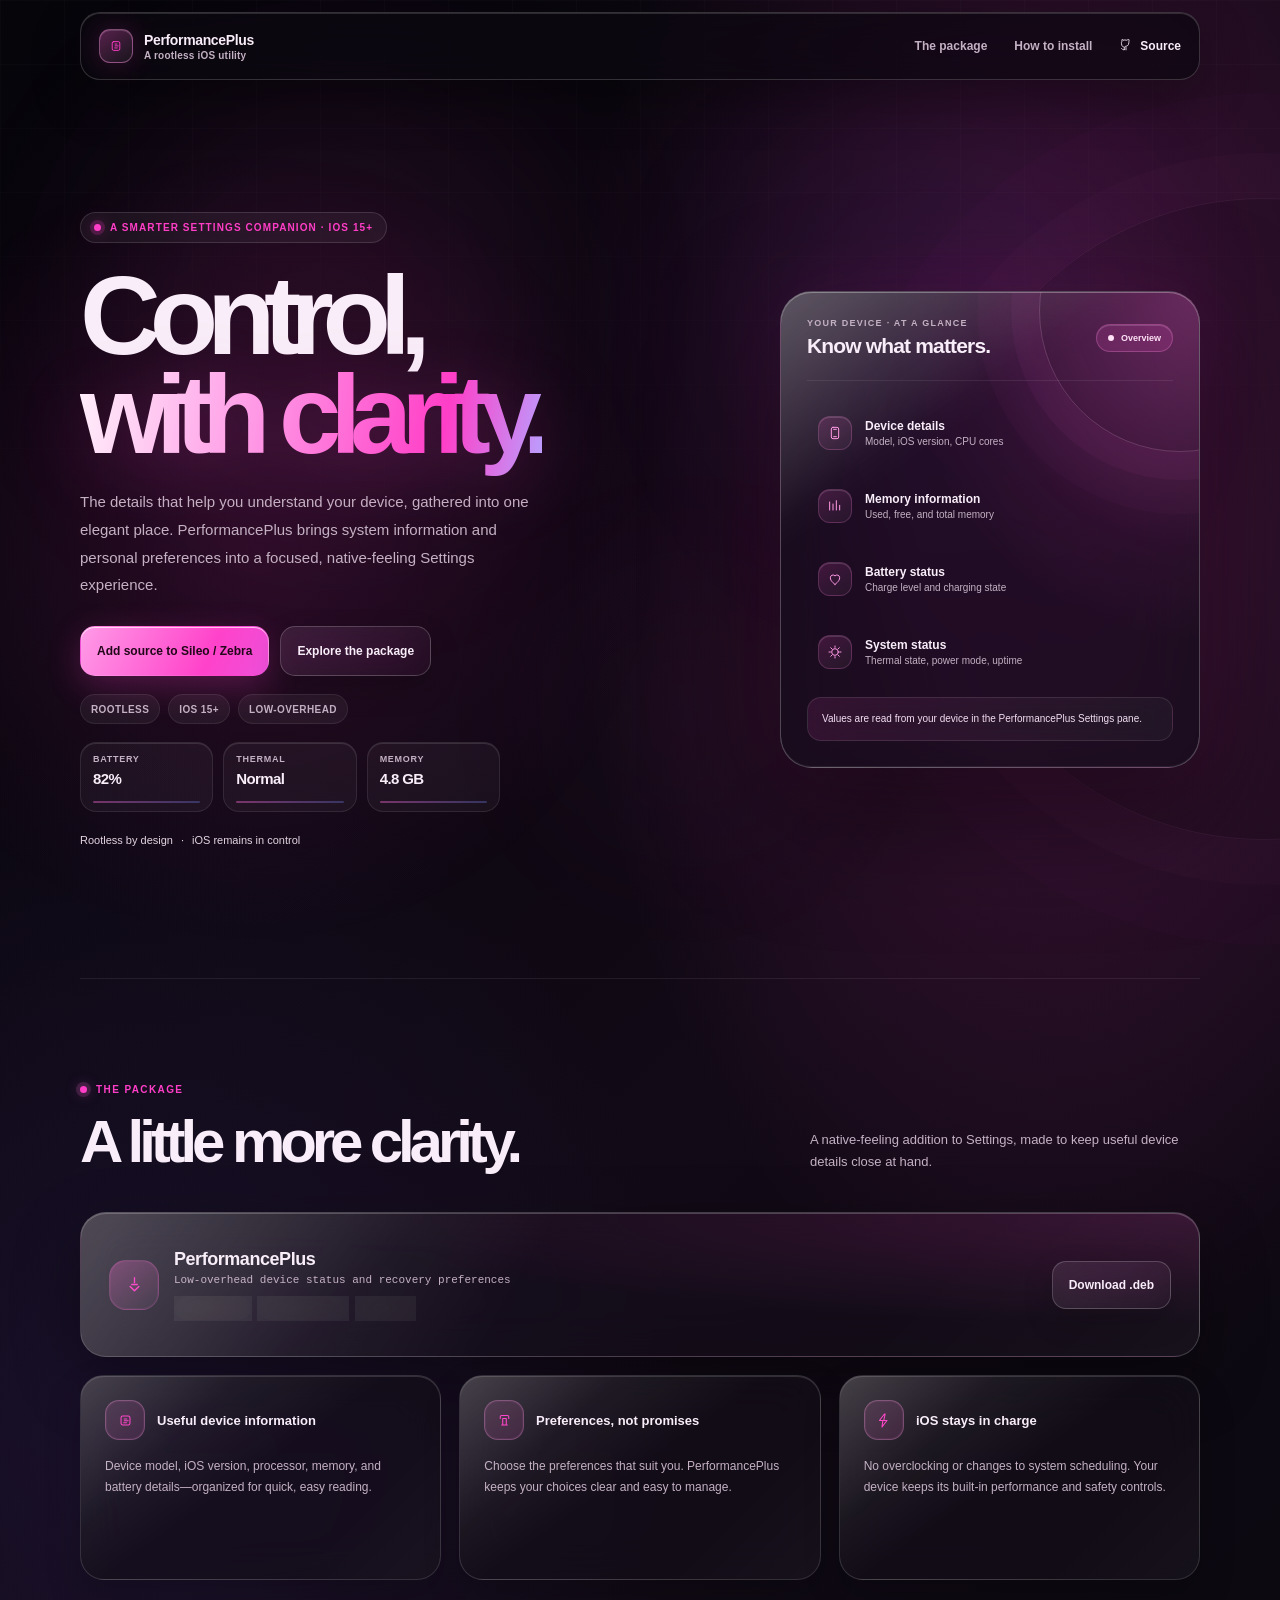
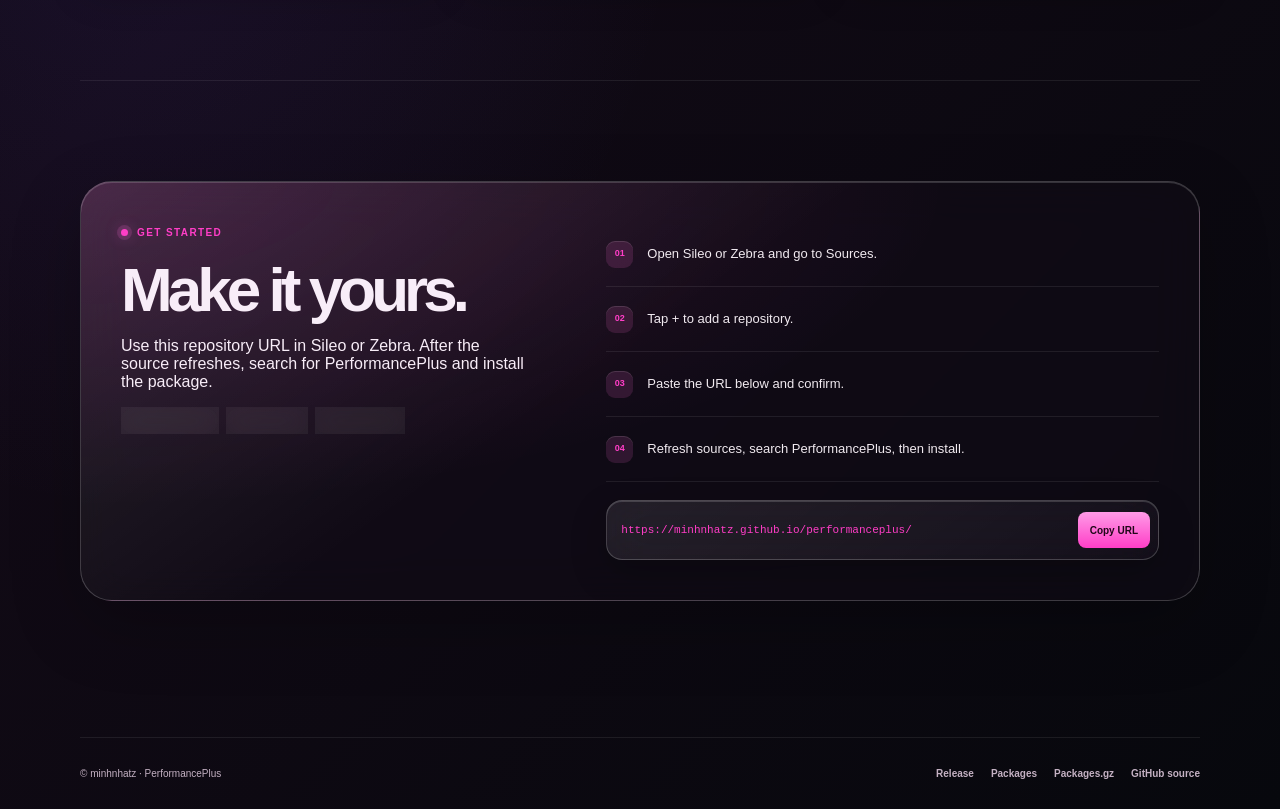
<file: repo/index.html>
<!doctype html>
<html lang="en">
<head>
  <meta charset="utf-8">
  <meta name="viewport" content="width=device-width, initial-scale=1">
  <meta name="theme-color" content="#08070c">
  <meta name="description" content="PerformancePlus is a rootless iOS tweak for device information and userspace preferences.">
  <title>PerformancePlus — Control, with clarity</title>
  <link rel="stylesheet" href="styles.css?v=8">
  <script src="app.js?v=3" defer></script>
</head>
<body>
  <div class="bg-glow glow-one" aria-hidden="true"></div>
  <div class="bg-glow glow-two" aria-hidden="true"></div>
  <div class="bg-glow glow-three" aria-hidden="true"></div>

  <header class="shell topbar">
    <a class="brand" href="./" aria-label="PerformancePlus home">
      <span class="brand-mark" aria-hidden="true">
        <svg viewBox="0 0 24 24" aria-hidden="true"><path d="M8 4.5h8a2.5 2.5 0 0 1 2.5 2.5v10A2.5 2.5 0 0 1 16 19.5H8A2.5 2.5 0 0 1 5.5 17V7A2.5 2.5 0 0 1 8 4.5Zm2.5 4.2h3m-3 3.1h5.2M9.8 15.3h4.4" fill="none" stroke="currentColor" stroke-width="1.6" stroke-linecap="round" stroke-linejoin="round"/></svg>
      </span>
      <span>PerformancePlus<span class="brand-caption">A rootless iOS utility</span></span>
    </a>
    <nav class="nav-links" aria-label="Main navigation">
      <a href="#package">The package</a>
      <a href="#install">How to install</a>
      <a class="nav-github" href="https://github.com/minhnhatz/performanceplus" target="_blank" rel="noreferrer">
        <svg viewBox="0 0 24 24" aria-hidden="true"><path d="M9 18.3c-3.3 1-3.3-1.7-4.5-2.1m7.5 2.4V15a3.2 3.2 0 0 0-.9-2.5c2.8-.3 5.7-1.4 5.7-6.1A4.7 4.7 0 0 0 17 3.9a4.4 4.4 0 0 0-.1-3.1s-1.1-.3-3.6 1.3a12.5 12.5 0 0 0-6.6 0C6.3.5 5.2.8 5.2.8A4.4 4.4 0 0 0 5.1 3.9 4.7 4.7 0 0 0 4.3 8c0 4.7 2.9 5.8 5.7 6.1A3.2 3.2 0 0 0 9 15v3.3" fill="none" stroke="currentColor" stroke-width="1.5" stroke-linecap="round" stroke-linejoin="round"/></svg>
        Source
      </a>
    </nav>
  </header>

  <main>
    <section class="shell hero reveal" data-reveal>
      <div>
        <p class="eyebrow">A smarter Settings companion · iOS 15+</p>
        <h1>Control,<br><span>with clarity.</span></h1>
        <p class="hero-copy">The details that help you understand your device, gathered into one elegant place. PerformancePlus brings system information and personal preferences into a focused, native-feeling Settings experience.</p>
        <div class="hero-actions">
          <a class="button button-primary" href="#install">Add source to Sileo / Zebra</a>
          <a class="button button-secondary" href="#package">Explore the package</a>
        </div>
        <div class="hero-badges" aria-label="PerformancePlus highlights">
          <span>Rootless</span>
          <span>iOS 15+</span>
          <span>Low-overhead</span>
        </div>
        <div class="status-strip" aria-label="Device status summary">
          <div class="status-pill">
            <span class="status-label">Battery</span>
            <strong>82%</strong>
          </div>
          <div class="status-pill">
            <span class="status-label">Thermal</span>
            <strong>Normal</strong>
          </div>
          <div class="status-pill">
            <span class="status-label">Memory</span>
            <strong>4.8 GB</strong>
          </div>
        </div>
        <p class="hero-note">Rootless by design <span aria-hidden="true">·</span> iOS remains in control</p>
      </div>

      <aside class="device-card reveal reveal-delay" data-reveal aria-label="Examples of device information shown in PerformancePlus">
        <div class="device-card-head">
          <div>
            <p class="device-card-label">Your device · At a glance</p>
            <h2>Know what matters.</h2>
          </div>
          <span class="device-chip">Overview</span>
        </div>
        <ul class="device-list">
          <li>
            <span class="device-row-icon" aria-hidden="true"><svg viewBox="0 0 24 24"><rect x="6.5" y="3.5" width="11" height="17" rx="2.5"/><path d="M10 6.5h4M10 17.5h4"/></svg></span>
            <span><strong>Device details</strong><small>Model, iOS version, CPU cores</small></span>
          </li>
          <li>
            <span class="device-row-icon" aria-hidden="true"><svg viewBox="0 0 24 24"><path d="M4 18V6m5 12V9m5 9V4m5 14v-7"/></svg></span>
            <span><strong>Memory information</strong><small>Used, free, and total memory</small></span>
          </li>
          <li>
            <span class="device-row-icon" aria-hidden="true"><svg viewBox="0 0 24 24"><path d="M12 20s-7-4.3-7-10a4 4 0 0 1 7-2.6A4 4 0 0 1 19 10c0 5.7-7 10-7 10Z"/></svg></span>
            <span><strong>Battery status</strong><small>Charge level and charging state</small></span>
          </li>
          <li>
            <span class="device-row-icon" aria-hidden="true"><svg viewBox="0 0 24 24"><path d="M12 3v2m0 14v2M3 12h2m14 0h2M5.6 5.6 7 7m10 10 1.4 1.4m0-12.8L17 7M7 17l-1.4 1.4"/><circle cx="12" cy="12" r="5"/></svg></span>
            <span><strong>System status</strong><small>Thermal state, power mode, uptime</small></span>
          </li>
        </ul>
        <p class="device-card-foot">Values are read from your device in the PerformancePlus Settings pane.</p>
      </aside>
    </section>

    <section class="shell section reveal" id="package" data-reveal>
      <div class="section-heading">
        <div>
          <p class="eyebrow">The package</p>
          <h2>A little more clarity.</h2>
        </div>
        <p>A native-feeling addition to Settings, made to keep useful device details close at hand.</p>
      </div>

      <article class="package-card reveal reveal-delay" data-reveal>
        <div class="package-main">
          <span class="package-icon" aria-hidden="true">
            <svg viewBox="0 0 24 24" aria-hidden="true"><path d="M12 3.5v6m-3.4 2.5L12 12l3.4 0M6.5 14.5l5.5 5.5 5.5-5.5" fill="none" stroke="currentColor" stroke-width="1.7" stroke-linecap="round" stroke-linejoin="round"/></svg>
          </span>
          <div>
            <h3 class="package-title">PerformancePlus</h3>
            <p class="package-id">Low-overhead device status and recovery preferences</p>
            <div class="package-meta">
              <span class="pill">Version 1.1.4</span>
              <span class="pill">iphoneos-arm64</span>
              <span class="pill">Rootless</span>
            </div>
          </div>
        </div>
        <a class="button button-secondary package-download" href="pool/main/c/com.blue.performanceplus/com.blue.performanceplus_1.1.4_iphoneos-arm64.deb" download>Download .deb</a>
      </article>

      <div class="feature-grid">
        <article class="feature-card reveal" data-reveal>
          <div class="feature-head">
            <span class="feature-icon" aria-hidden="true">
              <svg viewBox="0 0 24 24" aria-hidden="true"><path d="M8 5.7h8a2.3 2.3 0 0 1 2.3 2.3v8A2.3 2.3 0 0 1 16 18.3H8A2.3 2.3 0 0 1 5.7 16V8A2.3 2.3 0 0 1 8 5.7Zm2.2 4.1h3.6M10.3 12.3h5.4M9.5 15.3h3.8" fill="none" stroke="currentColor" stroke-width="1.5" stroke-linecap="round" stroke-linejoin="round"/></svg>
            </span>
            <h3>Useful device information</h3>
          </div>
          <p>Device model, iOS version, processor, memory, and battery details—organized for quick, easy reading.</p>
        </article>
        <article class="feature-card reveal reveal-delay" data-reveal>
          <div class="feature-head">
            <span class="feature-icon" aria-hidden="true">
              <svg viewBox="0 0 24 24" aria-hidden="true"><path d="M6 9.2V6.8A1.8 1.8 0 0 1 7.8 5h8.4A1.8 1.8 0 0 1 18 6.8v2.4M8 18.3h8M9.5 9.2h5v9.1h-5z" fill="none" stroke="currentColor" stroke-width="1.5" stroke-linecap="round" stroke-linejoin="round"/></svg>
            </span>
            <h3>Preferences, not promises</h3>
          </div>
          <p>Choose the preferences that suit you. PerformancePlus keeps your choices clear and easy to manage.</p>
        </article>
        <article class="feature-card reveal reveal-delay-2" data-reveal>
          <div class="feature-head">
            <span class="feature-icon" aria-hidden="true">
              <svg viewBox="0 0 24 24" aria-hidden="true"><path d="M13.3 2.8 6.3 12h4.8l-1.2 9.2 7-9.2h-4.5l1.9-9.2Z" fill="none" stroke="currentColor" stroke-width="1.5" stroke-linecap="round" stroke-linejoin="round"/></svg>
            </span>
            <h3>iOS stays in charge</h3>
          </div>
          <p>No overclocking or changes to system scheduling. Your device keeps its built-in performance and safety controls.</p>
        </article>
      </div>
    </section>

    <section class="shell section reveal" id="install" data-reveal>
      <div class="install-layout">
        <div class="install-intro">
          <p class="eyebrow">Get started</p>
          <h2>Make it yours.</h2>
          <p>Use this repository URL in Sileo or Zebra. After the source refreshes, search for PerformancePlus and install the package.</p>
          <div class="compatibility" aria-label="Compatibility">
            <span>Rootless jailbreak</span>
            <span>iOS 15 or later</span>
            <span>iphoneos-arm64</span>
          </div>
        </div>
        <div class="reveal reveal-delay" data-reveal>
          <ol class="install-steps">
            <li>Open Sileo or Zebra and go to Sources.</li>
            <li>Tap + to add a repository.</li>
            <li>Paste the URL below and confirm.</li>
            <li>Refresh sources, search PerformancePlus, then install.</li>
          </ol>
          <div class="source-copy">
            <code>https://minhnhatz.github.io/performanceplus/</code>
            <button type="button" data-copy-source="https://minhnhatz.github.io/performanceplus/" aria-label="Copy repository URL">Copy URL</button>
            <span class="sr-only" id="copy-status" aria-live="polite"></span>
          </div>
        </div>
      </div>
    </section>
  </main>

  <footer class="shell footer">
    <p>© minhnhatz · PerformancePlus</p>
    <nav class="footer-links" aria-label="Repository links">
      <a href="Release">Release</a>
      <a href="Packages">Packages</a>
      <a href="Packages.gz">Packages.gz</a>
      <a href="https://github.com/minhnhatz/performanceplus" target="_blank" rel="noreferrer">GitHub source</a>
    </nav>
  </footer>
</body>
</html>
</file>
<file: repo/styles.css>
:root {
  color-scheme: dark;
  --page: #07070b;
  --surface: rgba(16, 12, 18, 0.86);
  --surface-raised: rgba(25, 18, 28, 0.96);
  --text: #f8edf8;
  --muted: #c7a8c5;
  --line: rgba(255, 255, 255, 0.08);
  --accent: #ff69d6;
  --accent-strong: #ff8fe7;
  --accent-ink: #1b0716;
  --glass-fill: rgba(255, 255, 255, 0.055);
  --glass-edge: rgba(255, 255, 255, 0.17);
  --shell: 1120px;
  font-family: "SF Pro Display", "SF Pro Text", "Inter", "Segoe UI", sans-serif;
  font-synthesis: none;
  text-rendering: optimizeLegibility;
}

* {
  box-sizing: border-box;
}

html {
  min-width: 320px;
  scroll-behavior: smooth;
  scroll-padding-top: 88px;
}

body {
  position: relative;
  min-height: 100vh;
  margin: 0;
  color: var(--text);
  background:
    radial-gradient(ellipse at 76% 8%, rgba(255, 105, 214, 0.14), transparent 34rem),
    radial-gradient(ellipse at 14% 36%, rgba(114, 133, 255, 0.08), transparent 30rem),
    linear-gradient(145deg, #06060b 0%, #100a13 54%, #080910 100%);
  overflow-x: hidden;
  padding-top: env(safe-area-inset-top, 0px);
}

.bg-glow {
  position: fixed;
  z-index: 0;
  border-radius: 50%;
  filter: blur(90px);
  opacity: 0.65;
  pointer-events: none;
  animation: floatGlow 11s ease-in-out infinite alternate;
}

.glow-one {
  top: 9%;
  left: 8%;
  width: 22rem;
  height: 22rem;
  background: rgba(255, 105, 214, 0.08);
}

.glow-two {
  right: 12%;
  top: 16%;
  width: 19rem;
  height: 19rem;
  background: rgba(255, 105, 214, 0.06);
  animation-delay: 1.4s;
}

.glow-three {
  left: 44%;
  bottom: 7%;
  width: 16rem;
  height: 16rem;
  background: rgba(255, 105, 214, 0.04);
  animation-delay: 2.4s;
}

a {
  color: inherit;
  text-decoration: none;
}

a:focus-visible,
button:focus-visible {
  outline: 3px solid var(--accent);
  outline-offset: 4px;
}

button {
  font: inherit;
}

.shell {
  width: min(var(--shell), calc(100% - 48px));
  margin: 0 auto;
}

.topbar {
  position: relative;
  z-index: 1;
  display: flex;
  min-height: 82px;
  align-items: center;
  justify-content: space-between;
  border-bottom: 1px solid rgba(255, 255, 255, 0.1);
  background: linear-gradient(180deg, rgba(255, 255, 255, 0.035), transparent);
}

main {
  position: relative;
  z-index: 1;
}

.brand {
  display: inline-flex;
  align-items: center;
  gap: 11px;
  font-size: 14px;
  font-weight: 750;
  letter-spacing: -0.025em;
}

.brand-mark,
.package-icon,
.feature-icon {
  display: inline-flex;
  align-items: center;
  justify-content: center;
  color: var(--accent);
  background: rgba(255, 105, 214, 0.12);
  border: 1px solid rgba(255, 105, 214, 0.2);
  box-shadow: inset 0 0 0 1px rgba(255, 105, 214, 0.08);
}

.brand-mark {
  width: 27px;
  height: 27px;
  border-radius: 8px;
}

.brand-mark svg,
.package-icon svg,
.feature-icon svg,
.nav-github svg {
  width: 14px;
  height: 14px;
}

.brand-caption {
  display: block;
  margin-top: 2px;
  color: var(--muted);
  font-size: 10px;
  font-weight: 550;
  letter-spacing: 0.02em;
}

.nav-links {
  display: flex;
  align-items: center;
  gap: 27px;
  color: var(--muted);
  font-size: 12px;
  font-weight: 650;
}

.nav-links a,
.footer-links a {
  transition: color 150ms ease;
}

.nav-links a:hover,
.footer-links a:hover {
  color: var(--accent);
}

.nav-github {
  display: inline-flex;
  align-items: center;
  gap: 7px;
  color: var(--text);
}

.nav-github svg {
  display: block;
}

.hero {
  display: grid;
  min-height: 570px;
  grid-template-columns: minmax(0, 1.05fr) minmax(340px, 0.95fr);
  align-items: center;
  gap: 70px;
  padding: 74px 0 82px;
}

.eyebrow {
  display: inline-flex;
  align-items: center;
  gap: 9px;
  margin: 0 0 19px;
  color: var(--accent);
  font-size: 10px;
  font-weight: 800;
  letter-spacing: 0.14em;
  text-transform: uppercase;
}

.eyebrow::before {
  width: 7px;
  height: 7px;
  background: currentColor;
  border-radius: 50%;
  box-shadow: 0 0 0 4px rgba(255, 105, 214, 0.16), 0 0 14px rgba(255, 105, 214, 0.55);
  content: "";
}

h1,
h2,
h3,
p {
  margin-top: 0;
}

h1 {
  max-width: 640px;
  margin-bottom: 19px;
  font-size: clamp(48px, 7vw, 78px);
  font-weight: 720;
  letter-spacing: -0.075em;
  line-height: 0.98;
}

h1 span {
  color: var(--accent);
}

.hero-copy {
  max-width: 520px;
  margin-bottom: 27px;
  color: var(--muted);
  font-size: 16px;
  line-height: 1.75;
}

.hero-actions {
  display: flex;
  flex-wrap: wrap;
  align-items: center;
  gap: 11px;
}

.hero-badges {
  display: flex;
  flex-wrap: wrap;
  gap: 8px;
  margin: 18px 0 0;
}

.hero-badges span {
  display: inline-flex;
  align-items: center;
  min-height: 30px;
  padding: 0 10px;
  color: var(--muted);
  background: rgba(255, 255, 255, 0.05);
  border: 1px solid rgba(255, 255, 255, 0.08);
  border-radius: 999px;
  font-size: 10px;
  font-weight: 700;
  letter-spacing: 0.04em;
  text-transform: uppercase;
}

.status-strip {
  display: grid;
  grid-template-columns: repeat(3, minmax(86px, 1fr));
  gap: 10px;
  max-width: 420px;
  margin-top: 18px;
}

.status-pill {
  position: relative;
  display: flex;
  flex-direction: column;
  gap: 4px;
  min-height: 70px;
  padding: 11px 12px;
  background: rgba(255, 255, 255, 0.04);
  border: 1px solid rgba(255, 255, 255, 0.09);
  border-radius: 16px;
  box-shadow: inset 0 1px 0 rgba(255, 255, 255, 0.12);
}

.status-pill::before {
  position: absolute;
  inset: auto 12px 8px 12px;
  height: 2px;
  background: linear-gradient(90deg, rgba(255, 105, 214, 0.4), rgba(114, 133, 255, 0.3));
  border-radius: 999px;
  content: "";
}

.status-label {
  color: var(--muted);
  font-size: 9px;
  font-weight: 700;
  letter-spacing: 0.08em;
  text-transform: uppercase;
}

.status-pill strong {
  margin-top: 2px;
  font-size: 15px;
  letter-spacing: -0.04em;
}

.button {
  display: inline-flex;
  min-height: 46px;
  align-items: center;
  justify-content: center;
  gap: 9px;
  padding: 0 16px;
  border: 1px solid transparent;
  border-radius: 12px;
  cursor: pointer;
  font-size: 12px;
  font-weight: 750;
  transition: transform 180ms ease, background 180ms ease, border-color 180ms ease, box-shadow 180ms ease;
  box-shadow: 0 12px 30px rgba(0, 0, 0, 0.18);
}

.button:hover {
  transform: translateY(-1px);
  box-shadow: 0 18px 32px rgba(255, 105, 214, 0.18);
}

.button-primary {
  color: var(--accent-ink);
  background: linear-gradient(180deg, var(--accent-strong), var(--accent));
}

.button-primary:hover {
  background: linear-gradient(180deg, #ffc3f4, var(--accent));
}

.button-secondary {
  color: var(--text);
  background: linear-gradient(145deg, rgba(255, 255, 255, 0.09), rgba(255, 255, 255, 0.025));
  border-color: var(--glass-edge);
  -webkit-backdrop-filter: blur(18px) saturate(160%);
  backdrop-filter: blur(18px) saturate(160%);
}

.button-secondary:hover {
  border-color: rgba(255, 105, 214, 0.45);
}

.hero-note {
  display: flex;
  align-items: center;
  gap: 8px;
  margin: 22px 0 0;
  color: #b5bcaa;
  font-size: 11px;
}

.device-card {
  position: relative;
  overflow: hidden;
  max-width: 440px;
  justify-self: end;
  padding: 24px;
  background:
    linear-gradient(145deg, rgba(255, 255, 255, 0.13), transparent 35%),
    radial-gradient(ellipse at 90% 0%, rgba(255, 105, 214, 0.12), transparent 58%),
    rgba(19, 16, 24, 0.66);
  border: 1px solid var(--glass-edge);
  border-radius: 28px;
  -webkit-backdrop-filter: blur(28px) saturate(165%);
  backdrop-filter: blur(28px) saturate(165%);
  box-shadow: 0 30px 90px rgba(0, 0, 0, 0.42), inset 0 1px 0 rgba(255,255,255,0.22), inset 0 -1px 0 rgba(255,255,255,0.04);
  transition: transform 250ms ease, box-shadow 250ms ease, border-color 250ms ease;
}

.device-card:hover,
.package-card:hover,
.feature-card:hover {
  transform: translateY(-3px);
  border-color: rgba(255, 105, 214, 0.42);
  box-shadow: 0 24px 60px rgba(0, 0, 0, 0.32), 0 0 32px rgba(255, 105, 214, 0.08), inset 0 1px 0 rgba(255,255,255,0.22);
}

.device-card::after {
  position: absolute;
  top: -100px;
  right: -110px;
  width: 250px;
  height: 250px;
  border: 1px solid rgba(255, 105, 214, 0.1);
  border-radius: 50%;
  box-shadow: 0 0 0 24px rgba(255, 105, 214, 0.02), 0 0 0 50px rgba(255, 105, 214, 0.01);
  animation: ringPulse 6s ease-in-out infinite alternate;
  content: "";
  pointer-events: none;
}

.device-card-head {
  position: relative;
  z-index: 1;
  display: flex;
  align-items: center;
  justify-content: space-between;
  padding-bottom: 20px;
  border-bottom: 1px solid var(--line);
}

.device-card-label {
  margin: 0 0 6px;
  color: var(--muted);
  font-size: 9px;
  font-weight: 800;
  letter-spacing: 0.14em;
  text-transform: uppercase;
}

.device-card-head h2 {
  margin: 0;
  font-size: 18px;
  font-weight: 680;
  letter-spacing: -0.04em;
}

.device-chip {
  display: inline-flex;
  align-items: center;
  gap: 7px;
  padding: 7px 9px;
  color: var(--accent);
  background: rgba(255, 105, 214, 0.08);
  border: 1px solid rgba(255, 105, 214, 0.18);
  border-radius: 999px;
  font-size: 9px;
  font-weight: 750;
}

.device-chip::before {
  width: 6px;
  height: 6px;
  background: currentColor;
  border-radius: 50%;
  content: "";
}

.device-list {
  position: relative;
  z-index: 1;
  display: grid;
  gap: 2px;
  margin: 14px 0 0;
  padding: 0;
  list-style: none;
}

.device-list li {
  display: flex;
  min-height: 61px;
  align-items: center;
  gap: 13px;
  border-bottom: 1px solid rgba(255, 255, 255, 0.09);
}

.device-list li:last-child {
  border-bottom: 0;
}

.device-list strong,
.device-list small {
  display: block;
}

.device-list strong {
  margin-bottom: 3px;
  font-size: 11px;
  font-weight: 700;
}

.device-list small {
  color: var(--muted);
  font-size: 10px;
}

.device-card-foot {
  position: relative;
  z-index: 1;
  margin: 11px 0 0;
  padding: 11px 12px;
  color: #f5dff5;
  background: rgba(255, 105, 214, 0.05);
  border-radius: 10px;
  font-size: 10px;
  line-height: 1.6;
}

.section {
  padding: 68px 0;
  border-top: 1px solid var(--line);
}

.section-heading {
  display: flex;
  align-items: end;
  justify-content: space-between;
  gap: 25px;
  margin-bottom: 26px;
}

.section-heading .eyebrow {
  margin-bottom: 12px;
}

.section-heading h2 {
  margin: 0;
  font-size: clamp(27px, 4vw, 39px);
  font-weight: 690;
  letter-spacing: -0.06em;
}

.section-heading > p {
  max-width: 340px;
  margin: 0 0 3px;
  color: var(--muted);
  font-size: 12px;
  line-height: 1.7;
}

.package-card {
  display: grid;
  grid-template-columns: minmax(0, 1fr) auto;
  align-items: center;
  gap: 22px;
  padding: 22px;
  background:
    linear-gradient(145deg, rgba(255, 255, 255, 0.12), transparent 40%),
    radial-gradient(ellipse at right top, rgba(255, 105, 214, 0.1), transparent 60%),
    rgba(19, 15, 23, 0.64);
  border: 1px solid var(--glass-edge);
  border-radius: 22px;
  -webkit-backdrop-filter: blur(24px) saturate(155%);
  backdrop-filter: blur(24px) saturate(155%);
  box-shadow: 0 20px 48px rgba(0, 0, 0, 0.28), inset 0 1px 0 rgba(255,255,255,0.18);
  transition: transform 220ms ease, box-shadow 220ms ease, border-color 220ms ease;
  position: relative;
  overflow: hidden;
}

.package-card::before,
.feature-card::before,
.device-card::before {
  content: "";
  position: absolute;
  inset: 0;
  background: linear-gradient(135deg, rgba(255,255,255,0.11), transparent 28%, transparent 72%, rgba(255,255,255,0.025));
  pointer-events: none;
}

.package-main {
  display: flex;
  min-width: 0;
  align-items: center;
  gap: 15px;
}

.package-icon {
  width: 36px;
  height: 36px;
  border-radius: 12px;
  flex-shrink: 0;
}

.package-title {
  margin: 0 0 4px;
  font-size: 15px;
  font-weight: 750;
  letter-spacing: -0.025em;
}

.package-id {
  overflow-wrap: anywhere;
  margin: 0;
  color: var(--muted);
  font-family: ui-monospace, SFMono-Regular, Menlo, monospace;
  font-size: 10px;
}

.package-meta {
  display: flex;
  flex-wrap: wrap;
  gap: 6px;
  margin-top: 10px;
}

.pill {
  padding: 5px 8px;
  color: #f2dff0;
  background: rgba(255, 255, 255, 0.055);
  border: 1px solid rgba(255, 255, 255, 0.12);
  border-radius: 999px;
  -webkit-backdrop-filter: blur(12px);
  backdrop-filter: blur(12px);
  font-size: 9px;
  font-weight: 700;
}

.package-download {
  flex: 0 0 auto;
}

.feature-grid {
  display: grid;
  grid-template-columns: repeat(3, 1fr);
  gap: 13px;
  margin-top: 13px;
}

.feature-card {
  position: relative;
  overflow: hidden;
  min-height: 178px;
  padding: 20px;
  background:
    linear-gradient(145deg, rgba(255, 255, 255, 0.09), transparent 48%),
    rgba(19, 16, 23, 0.62);
  border: 1px solid rgba(255, 255, 255, 0.14);
  border-radius: 20px;
  -webkit-backdrop-filter: blur(22px) saturate(150%);
  backdrop-filter: blur(22px) saturate(150%);
  box-shadow: inset 0 1px 0 rgba(255,255,255,0.14), 0 16px 36px rgba(0,0,0,0.2);
  transition: transform 220ms ease, box-shadow 220ms ease, border-color 220ms ease;
}

.feature-head {
  display: flex;
  align-items: center;
  gap: 10px;
  margin-bottom: 11px;
}

.feature-icon {
  width: 32px;
  height: 32px;
  border-radius: 10px;
}

.feature-card:first-child .feature-icon,
.feature-card:nth-child(2) .feature-icon,
.feature-card:nth-child(3) .feature-icon {
  background: rgba(255, 105, 214, 0.12);
}

.feature-card h3 {
  margin: 0;
  font-size: 12px;
  font-weight: 750;
}

.feature-card p {
  margin: 0;
  color: var(--muted);
  font-size: 11px;
  line-height: 1.65;
}

.package-icon {
  width: 36px;
  height: 36px;
  border-radius: 12px;
  flex-shrink: 0;
}

.install-layout {
  display: grid;
  grid-template-columns: minmax(0, 0.8fr) minmax(0, 1.2fr);
  gap: 42px;
  align-items: start;
}

.install-intro h2 {
  max-width: 380px;
  margin: 0 0 13px;
  font-size: clamp(30px, 4vw, 42px);
  font-weight: 690;
  letter-spacing: -0.065em;
  line-height: 1.08;
}

.install-intro > p:last-child {
  max-width: 360px;
  margin: 0;
  color: var(--muted);
  font-size: 12px;
  line-height: 1.75;
}

.install-steps {
  display: grid;
  gap: 0;
  margin: 0;
  padding: 0;
  list-style: none;
  counter-reset: step;
}

.install-steps li {
  display: flex;
  min-height: 57px;
  align-items: center;
  gap: 14px;
  color: #f1eaf0;
  border-bottom: 1px solid var(--line);
  font-size: 12px;
  line-height: 1.5;
  counter-increment: step;
}

.install-steps li::before {
  display: grid;
  width: 27px;
  height: 27px;
  flex: 0 0 27px;
  place-items: center;
  color: var(--accent);
  background: rgba(255, 105, 214, 0.14);
  box-shadow: inset 0 1px 0 rgba(255,255,255,0.12);
  border-radius: 9px;
  content: counter(step, decimal-leading-zero);
  font-size: 9px;
  font-weight: 800;
}

.source-copy {
  display: flex;
  min-height: 54px;
  align-items: center;
  gap: 12px;
  margin-top: 16px;
  padding: 7px 8px 7px 14px;
  background: linear-gradient(145deg, rgba(255,255,255,0.085), rgba(255,255,255,0.025));
  border: 1px solid var(--glass-edge);
  border-radius: 14px;
  -webkit-backdrop-filter: blur(22px) saturate(150%);
  backdrop-filter: blur(22px) saturate(150%);
  box-shadow: inset 0 1px 0 rgba(255,255,255,0.16), 0 14px 36px rgba(0,0,0,0.22);
}

.source-copy code {
  overflow: hidden;
  flex: 1;
  color: var(--accent);
  font-family: ui-monospace, SFMono-Regular, Menlo, monospace;
  font-size: 11px;
  text-overflow: ellipsis;
  white-space: nowrap;
}

.source-copy button {
  min-height: 36px;
  padding: 0 12px;
  color: var(--accent-ink);
  background: linear-gradient(180deg, var(--accent-strong), var(--accent));
  border: 0;
  border-radius: 8px;
  cursor: pointer;
  font-size: 10px;
  font-weight: 800;
  transition: transform 180ms ease, box-shadow 180ms ease;
}

.source-copy button:hover {
  transform: translateY(-1px);
  box-shadow: 0 12px 24px rgba(255, 105, 214, 0.24);
}

.compatibility {
  display: flex;
  flex-wrap: wrap;
  gap: 8px;
  margin-top: 17px;
}

.compatibility span {
  padding: 7px 9px;
  color: var(--muted);
  background: rgba(255, 255, 255, 0.035);
  border: 1px solid var(--line);
  border-radius: 7px;
  font-size: 9px;
  font-weight: 650;
}

.footer {
  position: relative;
  z-index: 1;
  display: flex;
  align-items: center;
  justify-content: space-between;
  gap: 20px;
  padding: 23px 0 30px;
  color: var(--muted);
  border-top: 1px solid var(--line);
  font-size: 10px;
}

.footer p {
  margin: 0;
}

.footer-links {
  display: flex;
  flex-wrap: wrap;
  gap: 17px;
  font-weight: 650;
}

.sr-only {
  position: absolute;
  overflow: hidden;
  width: 1px;
  height: 1px;
  clip: rect(0, 0, 0, 0);
  white-space: nowrap;
}

.reveal {
  opacity: 0;
  transform: translateY(24px);
  transition: opacity 700ms ease, transform 700ms ease;
}

.reveal.visible {
  opacity: 1;
  transform: translateY(0);
}

.reveal-delay {
  transition-delay: 120ms;
}

.reveal-delay-2 {
  transition-delay: 220ms;
}

@keyframes floatGlow {
  0% {
    transform: translate3d(-18px, 10px, 0) scale(0.92);
  }
  100% {
    transform: translate3d(38px, -36px, 0) scale(1.16);
  }
}

@keyframes ringPulse {
  0% {
    opacity: 0.45;
    transform: scale(0.92);
  }
  100% {
    opacity: 1;
    transform: scale(1.08);
  }
}

@keyframes shimmer {
  0%, 100% {
    transform: translateX(-120%);
    opacity: 0;
  }
  20%, 80% {
    opacity: 1;
  }
  100% {
    transform: translateX(120%);
    opacity: 0;
  }
}

@media (max-width: 800px) {
  .hero {
    min-height: auto;
    grid-template-columns: 1fr;
    gap: 48px;
    padding: 68px 0 62px;
  }

  .hero-copy {
    max-width: 620px;
  }

  .device-card {
    width: min(100%, 500px);
    justify-self: center;
  }

  .section {
    padding: 55px 0;
  }

  .install-layout {
    grid-template-columns: 1fr;
    gap: 26px;
  }
}

@media (max-width: 600px) {
  .shell {
    width: min(100% - 34px, 500px);
  }

  .topbar {
    position: sticky;
    top: 0;
    z-index: 10;
    min-height: 70px;
    background: rgba(8, 7, 11, 0.82);
    backdrop-filter: blur(16px);
    -webkit-backdrop-filter: blur(16px);
  }

  .brand-caption {
    display: none;
  }

  .nav-links {
    display: flex;
    flex-wrap: nowrap;
    gap: 12px;
    overflow-x: auto;
    padding-bottom: 2px;
    font-size: 11px;
    scrollbar-width: none;
  }

  .nav-links::-webkit-scrollbar {
    display: none;
  }

  .nav-links a:first-child {
    display: none;
  }

  .nav-github svg {
    display: none;
  }

  .hero {
    gap: 38px;
    padding: 55px 0 48px;
  }

  h1 {
    font-size: clamp(46px, 13vw, 66px);
  }

  .hero-copy {
    font-size: 14px;
  }

  .hero-actions {
    display: grid;
    gap: 10px;
  }

  .hero-badges {
    margin-top: 12px;
  }

  .status-strip {
    max-width: none;
    grid-template-columns: repeat(3, minmax(0, 1fr));
  }

  .status-pill {
    min-height: 60px;
    padding: 10px 10px 12px;
  }

  .hero-actions .button {
    min-height: 43px;
    width: 100%;
    padding: 0 12px;
    font-size: 11px;
  }

  .device-card {
    padding: 19px;
    border-radius: 19px;
  }

  .section {
    padding: 44px 0;
  }

  .section-heading {
    display: block;
  }

  .section-heading > p {
    margin-top: 11px;
  }

  .package-card {
    grid-template-columns: 1fr;
    gap: 17px;
    padding: 17px;
  }

  .package-download {
    width: 100%;
  }

  .feature-grid {
    grid-template-columns: 1fr;
  }

  .feature-card {
    min-height: 0;
    padding: 17px;
  }

  .install-layout {
    gap: 18px;
  }

  .source-copy {
    flex-wrap: wrap;
    padding: 10px 10px 11px;
  }

  .source-copy code {
    display: block;
    width: 100%;
    white-space: normal;
    overflow-wrap: anywhere;
  }

  .source-copy button {
    width: 100%;
  }

  .footer {
    align-items: flex-start;
    flex-direction: column;
  }
}

@media (prefers-reduced-motion: reduce) {
  *,
  *::before,
  *::after {
    scroll-behavior: auto !important;
    transition-duration: 0.01ms !important;
    animation-duration: 0.01ms !important;
    animation-iteration-count: 1 !important;
  }
}

/* Editorial layout and liquid-glass surfaces */
.topbar {
  position: sticky;
  top: 12px;
  z-index: 5;
  width: min(var(--shell), calc(100% - 48px));
  min-height: 68px;
  margin-top: 12px;
  padding: 0 18px;
  border: 1px solid rgba(255, 255, 255, 0.12);
  border-radius: 20px;
  background: rgba(16, 12, 20, 0.68);
  -webkit-backdrop-filter: blur(28px) saturate(170%);
  backdrop-filter: blur(28px) saturate(170%);
  box-shadow: 0 14px 40px rgba(0, 0, 0, 0.24), inset 0 1px 0 rgba(255, 255, 255, 0.12);
}

.hero {
  position: relative;
  min-height: 660px;
  grid-template-columns: minmax(0, 1.1fr) minmax(360px, 0.9fr);
  gap: clamp(32px, 6vw, 86px);
  padding-top: 96px;
  padding-bottom: 104px;
}

.hero::before {
  position: absolute;
  z-index: -1;
  top: 9%;
  left: -17%;
  width: 62%;
  height: 78%;
  border-radius: 50%;
  background: radial-gradient(ellipse, rgba(255, 73, 201, 0.1), transparent 68%);
  content: "";
  pointer-events: none;
}

.hero > div {
  position: relative;
  z-index: 1;
}

.hero .eyebrow {
  margin-bottom: 24px;
}

h1 {
  max-width: 700px;
  margin-bottom: 24px;
  font-size: clamp(58px, 8vw, 96px);
  font-weight: 740;
  letter-spacing: -0.09em;
  line-height: 0.94;
}

h1 span {
  color: transparent;
  background: linear-gradient(100deg, #fff0fa 0%, #ff9ee8 34%, #ff5bd1 72%, #d5a7ff 100%);
  background-clip: text;
  -webkit-background-clip: text;
}

.hero-copy {
  max-width: 490px;
  font-size: 15px;
  line-height: 1.8;
}

.hero-note {
  color: #d1c3d0;
}

.button {
  min-height: 48px;
  border-radius: 14px;
}

.button-primary {
  box-shadow: 0 8px 30px rgba(255, 89, 208, 0.2), inset 0 1px 0 rgba(255,255,255,0.65);
}

.device-card {
  width: 100%;
  max-width: 460px;
  justify-self: end;
  padding: 26px;
  border-radius: 32px;
  transform: perspective(1200px) rotateY(-4deg) rotateX(2deg);
  box-shadow:
    0 38px 100px rgba(0, 0, 0, 0.48),
    0 0 80px rgba(255, 76, 205, 0.08),
    inset 0 1px 0 rgba(255, 255, 255, 0.28),
    inset 0 -1px 0 rgba(255, 255, 255, 0.05);
}

.device-card:hover {
  transform: perspective(1200px) rotateY(0) rotateX(0) translateY(-3px);
}

.device-card::before {
  z-index: 0;
  background:
    radial-gradient(ellipse at 100% 0%, rgba(255, 143, 231, 0.17), transparent 38%),
    linear-gradient(145deg, rgba(255, 255, 255, 0.15), transparent 34%);
  transform: none;
  animation: none;
}

.device-card-head,
.device-list,
.device-card-foot {
  z-index: 1;
}

.device-card-head {
  padding-bottom: 22px;
}

.device-card-head h2 {
  font-size: 20px;
}

.device-list {
  gap: 5px;
  margin-top: 19px;
}

.device-list li {
  min-height: 68px;
  padding: 0 10px;
  border: 1px solid transparent;
  border-radius: 14px;
  transition: background 180ms ease, border-color 180ms ease;
}

.device-list li:hover {
  border-color: rgba(255, 255, 255, 0.09);
  background: rgba(255, 255, 255, 0.045);
}

.device-list strong {
  font-size: 12px;
}

.device-list small {
  font-size: 11px;
}

.device-card-foot {
  padding: 12px 14px;
  border: 1px solid rgba(255, 255, 255, 0.08);
  border-radius: 14px;
  background: rgba(255, 255, 255, 0.045);
  -webkit-backdrop-filter: blur(18px);
  backdrop-filter: blur(18px);
}

.section {
  padding-top: 88px;
  padding-bottom: 88px;
}

.section-heading {
  align-items: end;
  margin-bottom: 30px;
}

.section-heading h2 {
  font-size: clamp(34px, 4.5vw, 52px);
  letter-spacing: -0.075em;
}

.section-heading > p {
  max-width: 390px;
  font-size: 13px;
}

.package-card {
  min-height: 132px;
  padding: 26px;
  border-radius: 24px;
}

.package-icon {
  width: 48px;
  height: 48px;
  border-radius: 16px;
}

.package-icon svg {
  width: 19px;
  height: 19px;
}

.package-title {
  font-size: 17px;
}

.package-id {
  font-size: 11px;
}

.pill {
  padding: 6px 10px;
}

.feature-grid {
  gap: 16px;
  margin-top: 16px;
}

.feature-card {
  min-height: 190px;
  padding: 22px;
  border-radius: 22px;
}

.feature-head {
  gap: 12px;
  margin-bottom: 16px;
}

.feature-icon {
  width: 38px;
  height: 38px;
  border-radius: 13px;
}

.feature-icon svg {
  width: 17px;
  height: 17px;
}

.feature-card h3 {
  font-size: 13px;
}

.feature-card p {
  font-size: 12px;
  line-height: 1.75;
}

.install-layout {
  grid-template-columns: minmax(0, 0.9fr) minmax(0, 1.1fr);
  gap: clamp(30px, 6vw, 84px);
  padding: 34px;
  border: 1px solid var(--glass-edge);
  border-radius: 28px;
  background:
    radial-gradient(ellipse at 4% 0%, rgba(255, 105, 214, 0.1), transparent 52%),
    linear-gradient(145deg, rgba(255, 255, 255, 0.075), transparent 42%),
    rgba(17, 13, 21, 0.58);
  -webkit-backdrop-filter: blur(24px) saturate(150%);
  backdrop-filter: blur(24px) saturate(150%);
  box-shadow: inset 0 1px 0 rgba(255,255,255,0.16), 0 24px 70px rgba(0,0,0,0.22);
}

.install-intro h2 {
  font-size: clamp(38px, 5vw, 56px);
  letter-spacing: -0.08em;
}

.install-intro > p:last-child {
  font-size: 13px;
}

.compatibility span {
  background: rgba(255, 255, 255, 0.055);
  border-color: rgba(255, 255, 255, 0.12);
  border-radius: 999px;
  -webkit-backdrop-filter: blur(12px);
  backdrop-filter: blur(12px);
}

.install-steps li {
  min-height: 62px;
  font-size: 13px;
}

.source-copy {
  margin-top: 18px;
}

.footer {
  margin-top: 36px;
}

@media (max-width: 800px) {
  .topbar {
    width: min(var(--shell), calc(100% - 34px));
  }

  .hero {
    min-height: 0;
    gap: 50px;
    padding-top: 82px;
    padding-bottom: 76px;
  }

  .device-card {
    justify-self: center;
    transform: none;
  }

  .device-card:hover {
    transform: translateY(-3px);
  }

  .section {
    padding-top: 68px;
    padding-bottom: 68px;
  }

  .install-layout {
    padding: 26px;
  }
}

@media (max-width: 600px) {
  .topbar {
    top: 8px;
    min-height: 62px;
    margin-top: 8px;
    padding: 0 13px;
    border-radius: 17px;
  }

  .brand {
    gap: 8px;
    font-size: 12px;
  }

  .brand-caption {
    font-size: 9px;
  }

  .nav-links {
    gap: 14px;
  }

  .nav-links a:nth-child(2) {
    display: none;
  }

  .hero {
    gap: 38px;
    padding-top: 68px;
    padding-bottom: 58px;
  }

  .hero .eyebrow {
    margin-bottom: 20px;
  }

  h1 {
    font-size: clamp(52px, 14vw, 74px);
  }

  .device-card {
    padding: 20px;
    border-radius: 25px;
  }

  .section {
    padding-top: 54px;
    padding-bottom: 54px;
  }

  .package-card {
    padding: 19px;
    border-radius: 20px;
  }

  .install-layout {
    gap: 27px;
    padding: 21px;
    border-radius: 23px;
  }

  .footer {
    margin-top: 18px;
  }
}

/* High-contrast editorial refresh */
:root {
  --accent: #ff4fc8;
  --accent-strong: #ffa1e7;
  --accent-ink: #21081b;
  --muted: #bdaebd;
  --glass-edge: rgba(255, 255, 255, 0.2);
}

body {
  background:
    radial-gradient(ellipse at 78% 12%, rgba(255, 63, 196, 0.18), transparent 34rem),
    radial-gradient(ellipse at 7% 46%, rgba(117, 90, 255, 0.1), transparent 33rem),
    linear-gradient(155deg, #06060b 0%, #110914 48%, #07080d 100%);
}

body::before {
  position: fixed;
  z-index: 0;
  inset: 0;
  background-image:
    linear-gradient(rgba(255, 255, 255, 0.018) 1px, transparent 1px),
    linear-gradient(90deg, rgba(255, 255, 255, 0.018) 1px, transparent 1px);
  background-size: 64px 64px;
  mask-image: linear-gradient(to bottom, black, transparent 78%);
  content: "";
  pointer-events: none;
}

.glow-one {
  width: 28rem;
  height: 28rem;
  background: rgba(255, 62, 199, 0.11);
}

.glow-two {
  width: 24rem;
  height: 24rem;
  background: rgba(115, 82, 255, 0.1);
}

.glow-three {
  background: rgba(255, 96, 210, 0.065);
}

.topbar {
  background: rgba(15, 11, 18, 0.72);
  border-color: rgba(255, 255, 255, 0.15);
  box-shadow: 0 16px 48px rgba(0, 0, 0, 0.28), inset 0 1px 0 rgba(255, 255, 255, 0.13);
}

.brand-mark {
  width: 34px;
  height: 34px;
  border-radius: 11px;
  background: linear-gradient(145deg, rgba(255, 119, 222, 0.27), rgba(255, 255, 255, 0.045));
  border-color: rgba(255, 160, 231, 0.35);
  box-shadow: 0 0 22px rgba(255, 79, 200, 0.15), inset 0 1px 0 rgba(255, 255, 255, 0.22);
}

.hero {
  min-height: 720px;
  grid-template-columns: minmax(0, 1fr) minmax(360px, 0.82fr);
  padding-top: 120px;
  padding-bottom: 116px;
}

.hero > div {
  max-width: 650px;
}

.hero .eyebrow {
  padding: 9px 13px;
  border: 1px solid rgba(255, 255, 255, 0.11);
  border-radius: 999px;
  background: rgba(255, 255, 255, 0.045);
  -webkit-backdrop-filter: blur(14px);
  backdrop-filter: blur(14px);
  letter-spacing: 0.11em;
}

.hero .eyebrow::before {
  box-shadow: 0 0 0 4px rgba(255, 79, 200, 0.16), 0 0 17px rgba(255, 79, 200, 0.75);
}

h1 {
  font-size: clamp(68px, 9vw, 112px);
  letter-spacing: -0.095em;
  line-height: 0.89;
}

h1 span {
  background: linear-gradient(100deg, #fff3fc 0%, #ff9ce6 37%, #ff4fc8 77%, #b898ff 100%);
  background-clip: text;
  -webkit-background-clip: text;
  filter: drop-shadow(0 10px 35px rgba(255, 79, 200, 0.19));
}

.hero-copy {
  max-width: 470px;
  font-size: 15px;
}

.hero-note {
  color: #e2d4e1;
}

.device-card {
  max-width: 420px;
  padding: 25px;
  border-radius: 30px;
  background:
    linear-gradient(145deg, rgba(255, 255, 255, 0.18), transparent 30%),
    radial-gradient(ellipse at 100% 0%, rgba(255, 69, 200, 0.19), transparent 48%),
    rgba(20, 15, 25, 0.72);
  border-color: rgba(255, 255, 255, 0.23);
  box-shadow:
    0 42px 110px rgba(0, 0, 0, 0.52),
    0 0 90px rgba(255, 69, 200, 0.1),
    inset 0 1px 0 rgba(255, 255, 255, 0.3),
    inset 0 -1px 0 rgba(255, 255, 255, 0.08);
}

.device-card::after {
  top: -116px;
  right: -120px;
  width: 270px;
  height: 270px;
  border-color: rgba(255, 176, 235, 0.19);
  box-shadow: 0 0 0 26px rgba(255, 105, 214, 0.035), 0 0 0 56px rgba(255, 105, 214, 0.02);
}

.device-card-head h2 {
  font-size: 21px;
}

.device-chip {
  padding: 8px 11px;
  color: #ffe2f7;
  background: rgba(255, 90, 210, 0.15);
  border-color: rgba(255, 142, 226, 0.28);
  box-shadow: inset 0 1px 0 rgba(255, 255, 255, 0.15);
}

.device-list {
  gap: 5px;
  margin-top: 17px;
}

.device-list li {
  min-height: 67px;
  padding: 0 11px;
  border: 1px solid transparent;
  border-radius: 14px;
}

.device-list li:hover {
  border-color: rgba(255, 255, 255, 0.1);
  background: rgba(255, 255, 255, 0.05);
}

.device-list strong {
  font-size: 12px;
}

.device-list small {
  font-size: 11px;
}

.device-card-foot {
  background: linear-gradient(110deg, rgba(255, 105, 214, 0.1), rgba(255, 255, 255, 0.035));
  border-color: rgba(255, 255, 255, 0.11);
}

.section {
  padding-top: 92px;
  padding-bottom: 92px;
}

.section-heading {
  margin-bottom: 34px;
}

.section-heading h2 {
  font-size: clamp(37px, 5vw, 58px);
}

.package-card {
  min-height: 140px;
  padding: 28px;
  border-radius: 25px;
  background:
    linear-gradient(120deg, rgba(255, 255, 255, 0.14), transparent 40%),
    radial-gradient(ellipse at 100% 0%, rgba(255, 69, 200, 0.12), transparent 56%),
    rgba(20, 15, 24, 0.66);
  box-shadow: 0 25px 60px rgba(0, 0, 0, 0.3), inset 0 1px 0 rgba(255, 255, 255, 0.2);
}

.package-icon {
  width: 50px;
  height: 50px;
  border-radius: 17px;
  background: linear-gradient(145deg, rgba(255, 115, 218, 0.26), rgba(255, 255, 255, 0.045));
}

.package-title {
  font-size: 18px;
}

.feature-grid {
  gap: 17px;
  margin-top: 17px;
}

.feature-card {
  min-height: 204px;
  padding: 23px;
  border-radius: 23px;
  background:
    linear-gradient(145deg, rgba(255, 255, 255, 0.11), transparent 45%),
    rgba(20, 16, 24, 0.7);
}

.feature-icon {
  width: 40px;
  height: 40px;
  border-radius: 14px;
  background: linear-gradient(145deg, rgba(255, 112, 218, 0.24), rgba(255, 255, 255, 0.045));
  border-color: rgba(255, 162, 231, 0.27);
}

.feature-card h3 {
  font-size: 13px;
}

.feature-card p {
  font-size: 12px;
  line-height: 1.75;
}

.install-layout {
  grid-template-columns: minmax(0, 0.82fr) minmax(0, 1.18fr);
  gap: clamp(30px, 6vw, 86px);
  padding: 38px;
  border-radius: 32px;
  background:
    radial-gradient(ellipse at 0% 0%, rgba(255, 66, 197, 0.13), transparent 55%),
    linear-gradient(145deg, rgba(255, 255, 255, 0.1), transparent 44%),
    rgba(17, 13, 21, 0.66);
}

.install-intro h2 {
  max-width: 440px;
  font-size: clamp(40px, 5vw, 60px);
}

.install-intro > p:last-child {
  font-size: 13px;
}

.install-steps li {
  min-height: 64px;
  font-size: 13px;
}

.source-copy {
  min-height: 60px;
  border-radius: 16px;
}

.footer {
  padding-top: 27px;
}

@media (max-width: 800px) {
  .hero {
    min-height: 0;
    padding-top: 86px;
    padding-bottom: 76px;
  }

  .device-card {
    max-width: 520px;
  }

  .section {
    padding-top: 70px;
    padding-bottom: 70px;
  }

  .install-layout {
    grid-template-columns: 1fr;
    gap: 32px;
    padding: 30px;
  }
}

@media (max-width: 600px) {
  .hero {
    padding-top: 68px;
    padding-bottom: 56px;
  }

  h1 {
    font-size: clamp(56px, 15vw, 78px);
  }

  .hero .eyebrow {
    font-size: 8px;
    letter-spacing: 0.08em;
  }

  .device-card {
    padding: 19px;
    border-radius: 24px;
  }

  .section {
    padding-top: 54px;
    padding-bottom: 54px;
  }

  .package-card {
    padding: 20px;
    border-radius: 21px;
  }

  .install-layout {
    gap: 24px;
    padding: 22px;
    border-radius: 24px;
  }
}

@media (prefers-reduced-motion: reduce) {
  body::before {
    display: none;
  }
}

/* Expressive glass-and-neon art direction */
:root {
  --accent: #ff3ec7;
  --accent-strong: #ff9be7;
  --accent-ink: #210719;
  --muted: #c4b1c3;
}

body {
  background:
    radial-gradient(ellipse at 83% 19%, rgba(255, 57, 199, 0.2), transparent 31rem),
    radial-gradient(ellipse at 10% 59%, rgba(95, 72, 205, 0.12), transparent 35rem),
    linear-gradient(135deg, #05050a 0%, #120a16 49%, #07080d 100%);
}

body::after {
  position: fixed;
  z-index: 0;
  top: 22%;
  right: -19rem;
  width: 40rem;
  height: 40rem;
  border: 1px solid rgba(255, 151, 230, 0.08);
  border-radius: 50%;
  box-shadow: 0 0 0 45px rgba(255, 100, 211, 0.018), 0 0 0 105px rgba(255, 100, 211, 0.014);
  content: "";
  pointer-events: none;
}

.bg-glow {
  opacity: 0.8;
  filter: blur(105px);
}

.topbar {
  background: rgba(12, 9, 16, 0.74);
  border-color: rgba(255, 255, 255, 0.17);
  box-shadow: 0 18px 50px rgba(0, 0, 0, 0.32), inset 0 1px 0 rgba(255, 255, 255, 0.14);
}

.brand-mark {
  width: 34px;
  height: 34px;
  border-radius: 11px;
  background: linear-gradient(145deg, rgba(255, 91, 210, 0.32), rgba(255, 255, 255, 0.06));
  border-color: rgba(255, 157, 231, 0.4);
  box-shadow: 0 0 26px rgba(255, 62, 199, 0.19), inset 0 1px 0 rgba(255, 255, 255, 0.25);
}

.hero {
  min-height: 760px;
  grid-template-columns: minmax(0, 1.04fr) minmax(370px, 0.86fr);
  gap: clamp(36px, 7vw, 100px);
  padding-top: 132px;
  padding-bottom: 132px;
}

.hero::before {
  top: 6%;
  left: -22%;
  width: 75%;
  height: 92%;
  background: radial-gradient(ellipse, rgba(255, 48, 194, 0.13), transparent 68%);
}

.hero > div {
  max-width: 660px;
}

.hero .eyebrow {
  display: inline-flex;
  padding: 9px 13px;
  border: 1px solid rgba(255, 255, 255, 0.13);
  border-radius: 999px;
  background: rgba(255, 255, 255, 0.05);
  -webkit-backdrop-filter: blur(18px);
  backdrop-filter: blur(18px);
}

.hero .eyebrow::before {
  box-shadow: 0 0 0 4px rgba(255, 62, 199, 0.19), 0 0 18px rgba(255, 62, 199, 0.8);
}

h1 {
  max-width: 710px;
  font-size: clamp(68px, 9vw, 112px);
  letter-spacing: -0.1em;
  line-height: 0.88;
}

h1 span {
  color: transparent;
  background: linear-gradient(100deg, #fff1fb 0%, #ff9ae6 38%, #ff3ec7 78%, #b9a0ff 100%);
  background-clip: text;
  -webkit-background-clip: text;
  filter: drop-shadow(0 12px 34px rgba(255, 62, 199, 0.2));
}

.hero-copy {
  max-width: 465px;
  font-size: 15px;
  line-height: 1.85;
}

.hero-note {
  color: #e4d4e2;
}

.hero-actions .button {
  min-height: 50px;
  border-radius: 15px;
}

.button-primary {
  background: linear-gradient(115deg, #ff9be7, #ff42ca 68%, #ed50da);
  box-shadow: 0 10px 34px rgba(255, 62, 199, 0.24), inset 0 1px 0 rgba(255, 255, 255, 0.65);
}

.button-primary:hover {
  background: linear-gradient(115deg, #ffc0ee, #ff56d1 68%, #ee69e2);
}

.device-card {
  max-width: 420px;
  padding: 26px;
  border-radius: 32px;
  background:
    linear-gradient(145deg, rgba(255, 255, 255, 0.18), transparent 30%),
    radial-gradient(ellipse at 100% 0%, rgba(255, 62, 199, 0.2), transparent 52%),
    rgba(19, 14, 25, 0.72);
  border-color: rgba(255, 255, 255, 0.24);
  box-shadow:
    0 42px 120px rgba(0, 0, 0, 0.55),
    0 0 80px rgba(255, 62, 199, 0.11),
    inset 0 1px 0 rgba(255, 255, 255, 0.31),
    inset 0 -1px 0 rgba(255, 255, 255, 0.07);
}

.device-card::after {
  top: -122px;
  right: -122px;
  width: 280px;
  height: 280px;
  border-color: rgba(255, 191, 240, 0.2);
  box-shadow: 0 0 0 28px rgba(255, 105, 214, 0.04), 0 0 0 62px rgba(255, 105, 214, 0.022);
}

.device-card-head h2 {
  font-size: 21px;
}

.device-list {
  gap: 5px;
  margin-top: 18px;
}

.device-list li {
  min-height: 68px;
  padding: 0 10px;
  border: 1px solid transparent;
  border-radius: 15px;
  transition: background 180ms ease, border-color 180ms ease;
}

.device-list li:hover {
  border-color: rgba(255, 255, 255, 0.11);
  background: rgba(255, 255, 255, 0.055);
}

.device-row-icon {
  display: grid;
  width: 34px;
  height: 34px;
  flex: 0 0 34px;
  place-items: center;
  color: #ff9be7;
  border: 1px solid rgba(255, 145, 226, 0.2);
  border-radius: 12px;
  background: linear-gradient(145deg, rgba(255, 80, 203, 0.17), rgba(255, 255, 255, 0.045));
  box-shadow: inset 0 1px 0 rgba(255, 255, 255, 0.14);
}

.device-row-icon svg {
  width: 16px;
  height: 16px;
  fill: none;
  stroke: currentColor;
  stroke-width: 1.5;
  stroke-linecap: round;
  stroke-linejoin: round;
}

.device-list strong {
  font-size: 12px;
}

.device-list small {
  font-size: 10px;
}

.device-card-foot {
  padding: 13px 14px;
  border: 1px solid rgba(255, 255, 255, 0.1);
  border-radius: 14px;
  background: linear-gradient(110deg, rgba(255, 70, 199, 0.12), rgba(255, 255, 255, 0.04));
}

.section {
  padding-top: 100px;
  padding-bottom: 100px;
}

.section-heading {
  margin-bottom: 36px;
}

.section-heading h2 {
  font-size: clamp(38px, 5.2vw, 60px);
  letter-spacing: -0.085em;
}

.section-heading > p {
  max-width: 390px;
  font-size: 13px;
}

.package-card {
  min-height: 145px;
  padding: 28px;
  border-radius: 26px;
  background:
    linear-gradient(120deg, rgba(255, 255, 255, 0.16), transparent 40%),
    radial-gradient(ellipse at 100% 0%, rgba(255, 62, 199, 0.15), transparent 55%),
    rgba(20, 15, 25, 0.7);
  box-shadow: 0 24px 64px rgba(0, 0, 0, 0.34), inset 0 1px 0 rgba(255, 255, 255, 0.21);
}

.package-icon {
  width: 50px;
  height: 50px;
  border-radius: 17px;
  background: linear-gradient(145deg, rgba(255, 99, 211, 0.3), rgba(255, 255, 255, 0.05));
}

.package-title {
  font-size: 18px;
}

.feature-grid {
  gap: 18px;
  margin-top: 18px;
}

.feature-card {
  min-height: 205px;
  padding: 24px;
  border-radius: 24px;
  background:
    linear-gradient(145deg, rgba(255, 255, 255, 0.12), transparent 48%),
    rgba(19, 15, 24, 0.69);
}

.feature-icon {
  width: 40px;
  height: 40px;
  border-radius: 14px;
  background: linear-gradient(145deg, rgba(255, 105, 214, 0.25), rgba(255, 255, 255, 0.05));
  border-color: rgba(255, 160, 231, 0.29);
}

.feature-card h3 {
  font-size: 13px;
}

.feature-card p {
  font-size: 12px;
  line-height: 1.75;
}

.install-layout {
  grid-template-columns: minmax(0, 0.85fr) minmax(0, 1.15fr);
  gap: clamp(32px, 6vw, 90px);
  padding: 40px;
  border-radius: 32px;
  background:
    radial-gradient(ellipse at 0% 0%, rgba(255, 62, 199, 0.14), transparent 55%),
    linear-gradient(145deg, rgba(255, 255, 255, 0.11), transparent 46%),
    rgba(17, 13, 22, 0.68);
}

.install-intro h2 {
  max-width: 430px;
  font-size: clamp(42px, 5.2vw, 62px);
}

.install-intro > p:last-child {
  font-size: 13px;
}

.install-steps li {
  min-height: 65px;
  font-size: 13px;
}

.source-copy {
  min-height: 60px;
  border-radius: 16px;
}

.footer {
  padding-top: 30px;
}

@media (max-width: 800px) {
  .hero {
    min-height: 0;
    padding-top: 90px;
    padding-bottom: 78px;
  }

  .device-card {
    max-width: 520px;
  }

  .section {
    padding-top: 72px;
    padding-bottom: 72px;
  }

  .install-layout {
    grid-template-columns: 1fr;
    gap: 32px;
    padding: 30px;
  }
}

@media (max-width: 600px) {
  .hero {
    padding-top: 70px;
    padding-bottom: 58px;
  }

  h1 {
    font-size: clamp(56px, 15vw, 78px);
  }

  .hero .eyebrow {
    font-size: 8px;
    letter-spacing: 0.08em;
  }

  .device-card {
    padding: 19px;
    border-radius: 24px;
  }

  .section {
    padding-top: 54px;
    padding-bottom: 54px;
  }

  .package-card {
    padding: 20px;
    border-radius: 22px;
  }

  .install-layout {
    gap: 24px;
    padding: 22px;
    border-radius: 24px;
  }
}

@media (prefers-reduced-motion: reduce) {
  body::before {
    display: none;
  }
}

/* Expressive glass-and-neon art direction */
:root {
  --accent: #ff3ec7;
  --accent-strong: #ff9be7;
  --accent-ink: #210719;
  --muted: #c4b1c3;
}

body {
  background:
    radial-gradient(ellipse at 83% 19%, rgba(255, 57, 199, 0.2), transparent 31rem),
    radial-gradient(ellipse at 10% 59%, rgba(95, 72, 205, 0.12), transparent 35rem),
    linear-gradient(135deg, #05050a 0%, #120a16 49%, #07080d 100%);
}

body::after {
  position: fixed;
  z-index: 0;
  top: 22%;
  right: -19rem;
  width: 40rem;
  height: 40rem;
  border: 1px solid rgba(255, 151, 230, 0.08);
  border-radius: 50%;
  box-shadow: 0 0 0 45px rgba(255, 100, 211, 0.018), 0 0 0 105px rgba(255, 100, 211, 0.014);
  content: "";
  pointer-events: none;
}

.bg-glow {
  opacity: 0.8;
  filter: blur(105px);
}

.topbar {
  background: rgba(12, 9, 16, 0.74);
  border-color: rgba(255, 255, 255, 0.17);
  box-shadow: 0 18px 50px rgba(0, 0, 0, 0.32), inset 0 1px 0 rgba(255, 255, 255, 0.14);
}

.brand-mark {
  width: 34px;
  height: 34px;
  border-radius: 11px;
  background: linear-gradient(145deg, rgba(255, 91, 210, 0.32), rgba(255, 255, 255, 0.06));
  border-color: rgba(255, 157, 231, 0.4);
  box-shadow: 0 0 26px rgba(255, 62, 199, 0.19), inset 0 1px 0 rgba(255, 255, 255, 0.14);
}

.hero {
  min-height: 760px;
  grid-template-columns: minmax(0, 1.04fr) minmax(370px, 0.86fr);
  gap: clamp(36px, 7vw, 100px);
  padding-top: 132px;
  padding-bottom: 132px;
}

.hero::before {
  top: 6%;
  left: -22%;
  width: 75%;
  height: 92%;
  background: radial-gradient(ellipse, rgba(255, 48, 194, 0.13), transparent 68%);
}

.hero > div {
  max-width: 660px;
}

.hero .eyebrow {
  display: inline-flex;
  padding: 9px 13px;
  border: 1px solid rgba(255, 255, 255, 0.13);
  border-radius: 999px;
  background: rgba(255, 255, 255, 0.05);
  -webkit-backdrop-filter: blur(18px);
  backdrop-filter: blur(18px);
}

.hero .eyebrow::before {
  box-shadow: 0 0 0 4px rgba(255, 62, 199, 0.19), 0 0 18px rgba(255, 62, 199, 0.8);
}

h1 {
  max-width: 710px;
  font-size: clamp(68px, 9vw, 112px);
  letter-spacing: -0.1em;
  line-height: 0.88;
}

h1 span {
  color: transparent;
  background: linear-gradient(100deg, #fff1fb 0%, #ff9ae6 38%, #ff3ec7 78%, #b9a0ff 100%);
  background-clip: text;
  -webkit-background-clip: text;
  filter: drop-shadow(0 12px 34px rgba(255, 62, 199, 0.2));
}

.hero-copy {
  max-width: 465px;
  font-size: 15px;
  line-height: 1.85;
}

.hero-note {
  color: #e4d4e2;
}

.hero-actions .button {
  min-height: 50px;
  border-radius: 15px;
}

.button-primary {
  background: linear-gradient(115deg, #ff9be7, #ff42ca 68%, #ed50da);
  box-shadow: 0 10px 34px rgba(255, 62, 199, 0.24), inset 0 1px 0 rgba(255, 255, 255, 0.65);
}

.button-primary:hover {
  background: linear-gradient(115deg, #ffc0ee, #ff56d1 68%, #ee69e2);
}

.device-card {
  max-width: 420px;
  padding: 26px;
  border-radius: 32px;
  background:
    linear-gradient(145deg, rgba(255, 255, 255, 0.18), transparent 30%),
    radial-gradient(ellipse at 100% 0%, rgba(255, 62, 199, 0.2), transparent 52%),
    rgba(19, 14, 25, 0.72);
  border-color: rgba(255, 255, 255, 0.24);
  box-shadow:
    0 42px 120px rgba(0, 0, 0, 0.55),
    0 0 80px rgba(255, 62, 199, 0.11),
    inset 0 1px 0 rgba(255, 255, 255, 0.31),
    inset 0 -1px 0 rgba(255, 255, 255, 0.07);
}

.device-card::after {
  top: -122px;
  right: -122px;
  width: 280px;
  height: 280px;
  border-color: rgba(255, 191, 240, 0.2);
  box-shadow: 0 0 0 28px rgba(255, 105, 214, 0.04), 0 0 0 62px rgba(255, 105, 214, 0.022);
}

.device-card-head h2 {
  font-size: 21px;
}

.device-list {
  gap: 5px;
  margin-top: 18px;
}

.device-list li {
  min-height: 68px;
  padding: 0 10px;
  border: 1px solid transparent;
  border-radius: 15px;
  transition: background 180ms ease, border-color 180ms ease;
}

.device-list li:hover {
  border-color: rgba(255, 255, 255, 0.11);
  background: rgba(255, 255, 255, 0.055);
}

.device-row-icon {
  display: grid;
  width: 34px;
  height: 34px;
  flex: 0 0 34px;
  place-items: center;
  color: #ff9be7;
  border: 1px solid rgba(255, 145, 226, 0.2);
  border-radius: 12px;
  background: linear-gradient(145deg, rgba(255, 80, 203, 0.17), rgba(255, 255, 255, 0.045));
  box-shadow: inset 0 1px 0 rgba(255, 255, 255, 0.14);
}

.device-row-icon svg {
  width: 16px;
  height: 16px;
  fill: none;
  stroke: currentColor;
  stroke-width: 1.5;
  stroke-linecap: round;
  stroke-linejoin: round;
}

.device-list strong {
  font-size: 12px;
}

.device-list small {
  font-size: 10px;
}

.device-card-foot {
  padding: 13px 14px;
  border: 1px solid rgba(255, 255, 255, 0.1);
  border-radius: 14px;
  background: linear-gradient(110deg, rgba(255, 70, 199, 0.12), rgba(255, 255, 255, 0.04));
}

.section {
  padding-top: 100px;
  padding-bottom: 100px;
}

.section-heading {
  margin-bottom: 36px;
}

.section-heading h2 {
  font-size: clamp(38px, 5.2vw, 60px);
  letter-spacing: -0.085em;
}

.section-heading > p {
  max-width: 390px;
  font-size: 13px;
}

.package-card {
  min-height: 145px;
  padding: 28px;
  border-radius: 26px;
  background:
    linear-gradient(120deg, rgba(255, 255, 255, 0.16), transparent 40%),
    radial-gradient(ellipse at 100% 0%, rgba(255, 62, 199, 0.15), transparent 55%),
    rgba(20, 15, 25, 0.7);
  box-shadow: 0 24px 64px rgba(0, 0, 0, 0.34), inset 0 1px 0 rgba(255, 255, 255, 0.21);
}

.package-icon {
  width: 50px;
  height: 50px;
  border-radius: 17px;
  background: linear-gradient(145deg, rgba(255, 99, 211, 0.3), rgba(255, 255, 255, 0.05));
}

.package-title {
  font-size: 18px;
}

.feature-grid {
  gap: 18px;
  margin-top: 18px;
}

.feature-card {
  min-height: 205px;
  padding: 24px;
  border-radius: 24px;
  background:
    linear-gradient(145deg, rgba(255, 255, 255, 0.12), transparent 48%),
    rgba(19, 15, 24, 0.69);
}

.feature-icon {
  width: 40px;
  height: 40px;
  border-radius: 14px;
  background: linear-gradient(145deg, rgba(255, 105, 214, 0.25), rgba(255, 255, 255, 0.05));
  border-color: rgba(255, 160, 231, 0.29);
}

.feature-card h3 {
  font-size: 13px;
}

.feature-card p {
  font-size: 12px;
  line-height: 1.75;
}

.install-layout {
  grid-template-columns: minmax(0, 0.85fr) minmax(0, 1.15fr);
  gap: clamp(32px, 6vw, 90px);
  padding: 40px;
  border-radius: 32px;
  background:
    radial-gradient(ellipse at 0% 0%, rgba(255, 62, 199, 0.14), transparent 55%),
    linear-gradient(145deg, rgba(255, 255, 255, 0.11), transparent 46%),
    rgba(17, 13, 22, 0.68);
}

.install-intro h2 {
  max-width: 430px;
  font-size: clamp(42px, 5.2vw, 62px);
}

.install-intro > p:last-child {
  font-size: 13px;
}

.install-steps li {
  min-height: 65px;
  font-size: 13px;
}

.source-copy {
  min-height: 60px;
  border-radius: 16px;
}

.footer {
  padding-top: 30px;
}

@media (max-width: 800px) {
  .hero {
    min-height: 0;
    padding-top: 90px;
    padding-bottom: 78px;
  }

  .device-card {
    max-width: 520px;
  }

  .section {
    padding-top: 72px;
    padding-bottom: 72px;
  }

  .install-layout {
    grid-template-columns: 1fr;
    gap: 32px;
    padding: 30px;
  }
}

@media (max-width: 600px) {
  .hero {
    padding-top: 70px;
    padding-bottom: 58px;
  }

  h1 {
    font-size: clamp(56px, 15vw, 78px);
  }

  .hero .eyebrow {
    font-size: 8px;
    letter-spacing: 0.08em;
  }

  .device-card {
    padding: 19px;
    border-radius: 24px;
  }

  .section {
    padding-top: 54px;
    padding-bottom: 54px;
  }

  .package-card {
    padding: 20px;
    border-radius: 22px;
  }

  .install-layout {
    gap: 24px;
    padding: 22px;
    border-radius: 24px;
  }
}

@media (prefers-reduced-motion: reduce) {
  body::before {
    display: none;
  }
}
</file>
